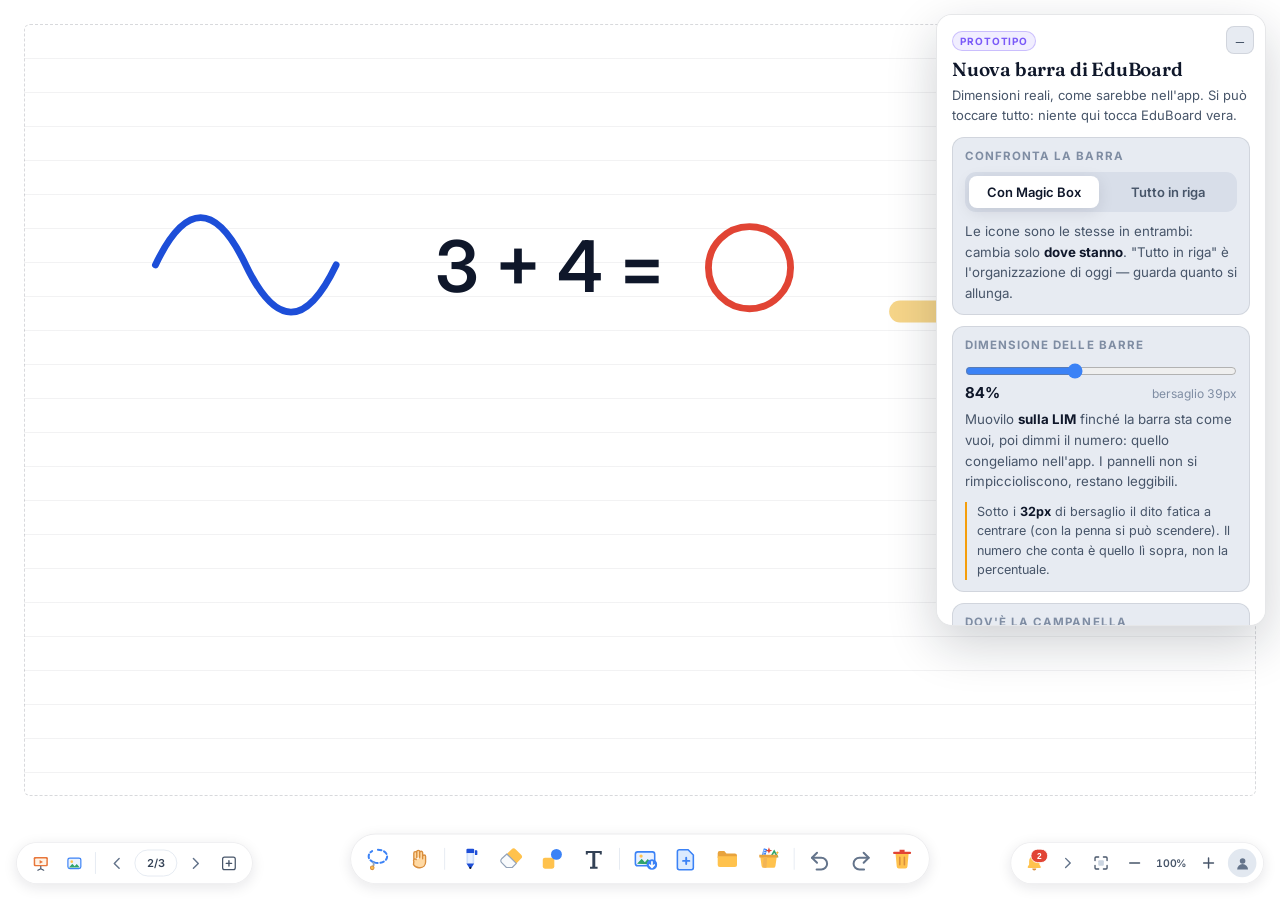
<file: barra-nuova.html>
<!doctype html>
<html lang="it">
<head>
<meta charset="utf-8">
<meta name="viewport" content="width=device-width,initial-scale=1,viewport-fit=cover">
<meta name="robots" content="noindex">
<title>Nuova Barra EduBoard — prototipo</title>
</head>
<body>
<link rel="preconnect" href="https://fonts.googleapis.com">
<link rel="preconnect" href="https://fonts.gstatic.com" crossorigin>
<link rel="stylesheet" href="https://fonts.googleapis.com/css2?family=Fraunces:opsz,wght@9..144,500;9..144,600&family=Inter:wght@400;500;600;700&display=swap">

<style>
:root{
  --ground:#e7ebf2; --ground-2:#d8dee9;
  --ink:#0f172a; --ink-2:#475569; --ink-3:#7f8da3;
  --card:#ffffff; --card-line:rgba(15,23,42,.10);
  --bar:rgba(255,255,255,.97); --bar-line:rgba(15,23,42,.08);
  --accent:#3b82f6; --accent-soft:rgba(59,130,246,.15); --accent-line:rgba(59,130,246,.40);
  --shadow:0 4px 16px rgba(15,23,42,.10);
  --shadow-lg:0 18px 50px rgba(15,23,42,.20);
  --bench:#7a5af8; --bench-soft:rgba(122,90,248,.10);
  --board:#ffffff; --board-line:rgba(15,23,42,.12);
}
@media (prefers-color-scheme:dark){
  :root:not([data-theme="light"]){
    --ground:#0d1526; --ground-2:#080e1b;
    --ink:#e9eef7; --ink-2:#a8b5c9; --ink-3:#8494ab;
    --card:#131d31; --card-line:rgba(148,163,184,.18);
    --shadow:0 4px 18px rgba(0,0,0,.45);
    --shadow-lg:0 20px 55px rgba(0,0,0,.55);
    --bench-soft:rgba(122,90,248,.16);
    --board:#f7f9fc; --board-line:rgba(15,23,42,.14);
  }
}
:root[data-theme="dark"]{
  --ground:#0d1526; --ground-2:#080e1b;
  --ink:#e9eef7; --ink-2:#a8b5c9; --ink-3:#8494ab;
  --card:#131d31; --card-line:rgba(148,163,184,.18);
  --shadow:0 4px 18px rgba(0,0,0,.45);
  --shadow-lg:0 20px 55px rgba(0,0,0,.55);
  --bench-soft:rgba(122,90,248,.16);
  --board:#f7f9fc; --board-line:rgba(15,23,42,.14);
}

*{box-sizing:border-box}
body{
  margin:0; background:var(--board); color:var(--ink);
  font-family:Inter,system-ui,-apple-system,"Segoe UI",sans-serif;
  overflow:hidden;
}
.wrap{display:block}

/* ---------- lavagna a piena pagina: dimensioni vere, come nell'app ---------- */
.stage{
  position:fixed; inset:0; background:var(--board); overflow:hidden;
}
.stage-paper{
  position:absolute; inset:24px 24px 104px; border:1px dashed rgba(15,23,42,.16);
  border-radius:6px; background:
    repeating-linear-gradient(to bottom,transparent 0 33px,rgba(15,23,42,.055) 33px 34px);
}
.stage-scribble{position:absolute; inset:24px 24px 104px; pointer-events:none}
.stage-note{display:none}

/* ---------- pannello note del banco, richiudibile ---------- */
.bench-head{
  position:fixed; top:14px; right:14px; z-index:60; width:min(330px,calc(100vw - 28px));
  background:var(--card); border:1px solid var(--card-line); border-radius:16px;
  box-shadow:var(--shadow-lg); padding:14px 15px; max-height:min(68vh,660px); overflow-y:auto;
}
.bench-head h1{
  font-family:Fraunces,Georgia,serif; font-weight:600; font-size:19px;
  margin:6px 0 5px; letter-spacing:-.01em; padding-right:34px;
}
.bench-head p{margin:0 0 12px; color:var(--ink-2); font-size:13px; line-height:1.5}
.stamp{
  display:inline-block;
  font-size:10px; font-weight:700; letter-spacing:.09em; text-transform:uppercase;
  color:var(--bench); background:var(--bench-soft); border:1px solid rgba(122,90,248,.32);
  padding:3px 7px; border-radius:999px; white-space:nowrap;
}
#bench-toggle{
  position:absolute; top:11px; right:11px; width:28px; height:28px; border-radius:8px;
  border:1px solid var(--card-line); background:var(--ground); color:var(--ink-2);
  font-size:15px; line-height:1; cursor:pointer; z-index:2;
}
.bench-head.shut{width:auto; padding:8px 10px}
.bench-head.shut h1,.bench-head.shut p,.bench-head.shut .controls,.bench-head.shut .stamp{display:none}
.bench-head.shut #bench-toggle{position:static}

/* ---------- barra principale ---------- */
/* --ui scala SOLO le barre, non i pannelli: le barre devono occupare poco spazio
   sulla LIM, i pannelli devono restare leggibili. Stesso criterio di myViewBoard. */
.dock{
  position:absolute; left:50%; bottom:16px; transform:translateX(-50%) scale(var(--ui,1)); transform-origin:bottom center;
  display:flex; align-items:center; gap:3px; padding:6px 9px;
  background:var(--bar); border:1px solid var(--bar-line); border-radius:50px;
  box-shadow:var(--shadow); z-index:30; max-width:calc(100% - 32px);
}
.tb{
  width:46px; height:46px; flex-shrink:0; display:flex; align-items:center; justify-content:center;
  background:transparent; border:1px solid transparent; border-radius:12px; cursor:pointer;
  transition:background .16s,border-color .16s,transform .16s; padding:0;
}
.tb:hover{background:#f1f5f9; border-color:#e2e8f0}
.tb:active{transform:scale(.94)}
.tb.on{background:var(--accent-soft); border-color:var(--accent-line)}
.tb[hidden]{display:none}
.tb:focus-visible{outline:2px solid var(--accent); outline-offset:2px}
.tb svg{width:30px; height:30px; display:block; pointer-events:none}
.sep{width:1px; height:26px; background:#e2e8f0; margin:0 4px; flex-shrink:0}

/* presentazione attiva: si spegne il contorno della scena */
.stage.presenting .pagebar,.stage.presenting .corner{opacity:0; pointer-events:none}
.stage.presenting .stage-paper{inset:14px 14px 78px}
.pagebar,.corner{transition:opacity .25s}

/* ---------- barra pagine (in basso a sinistra) ---------- */
.pagebar{
  position:absolute; left:16px; bottom:16px; transform:scale(var(--ui,1)); transform-origin:bottom left;
  display:flex; align-items:center; gap:2px;
  padding:5px 9px; background:var(--bar); border:1px solid var(--bar-line);
  border-radius:50px; box-shadow:var(--shadow); z-index:28;
}
.pagebar .tb{width:38px; height:38px}
.pagebar .tb svg{width:21px; height:21px}
.pagechip{
  font:inherit; font-size:13px; font-weight:600; color:#334155; padding:7px 14px;
  border:1px solid #e2e8f0; border-radius:999px; font-variant-numeric:tabular-nums;
  background:#fff; cursor:pointer; transition:background .15s,border-color .15s;
}
.pagechip:hover{background:#f1f5f9; border-color:#cbd5e1}
.pagechip.on{background:var(--accent-soft); border-color:var(--accent-line); color:#1d4ed8}

/* pannello pagine: elenco verticale con anteprime */
.panel-pages{width:min(330px,calc(100% - 36px))}
.pagelist{display:flex; flex-direction:column; gap:5px}
.pagerow{
  display:flex; align-items:center; gap:8px; padding:7px 8px; border-radius:11px;
  border:1px solid transparent; background:#f6f8fb;
}
.pagerow.current{background:var(--accent-soft); border-color:var(--accent-line)}
.grip{color:#94a3b8; font-size:15px; cursor:grab; line-height:1; letter-spacing:-2px}
.thumb{
  width:56px; height:40px; border-radius:6px; background:#fff; border:1px solid #cbd5e1;
  flex-shrink:0; overflow:hidden; display:block;
}
.thumb svg{width:100%; height:100%; display:block}
.pagename{flex:1; font-size:13px; font-weight:500; color:#0f172a; min-width:0}
.pagename em{font-style:normal; color:#64748b; font-size:11.6px}
.rowbtn{
  width:30px; height:30px; border:none; background:transparent; border-radius:8px;
  cursor:pointer; color:#64748b; font-size:16px; line-height:1; flex-shrink:0;
  display:flex; align-items:center; justify-content:center; padding:0;
}
.rowbtn svg{width:19px; height:19px}
.rowbtn:hover{background:rgba(15,23,42,.07)}
.addpagebtn{
  margin-top:10px; width:100%; display:flex; align-items:center; justify-content:center; gap:8px;
  padding:10px; border-radius:11px; border:1.5px dashed #cbd5e1; background:#fff;
  font:inherit; font-size:13px; font-weight:600; color:#475569; cursor:pointer;
}
.addpagebtn svg{width:19px; height:19px}
.addpagebtn:hover{border-color:var(--accent); color:var(--accent)}

/* ---------- angolo zoom + account ---------- */
.corner{
  position:absolute; right:16px; bottom:16px; transform:scale(var(--ui,1)); transform-origin:bottom right;
  display:flex; align-items:center; gap:2px;
  padding:5px 8px; background:var(--bar); border:1px solid var(--bar-line);
  border-radius:50px; box-shadow:var(--shadow); z-index:28;
}
.corner .tb{width:38px; height:38px}
.corner .tb svg{width:20px; height:20px}
.zoomgroup{display:flex; align-items:center; gap:2px; overflow:hidden; transition:max-width .28s ease,opacity .2s ease; max-width:260px}
.corner.folded .zoomgroup{max-width:0; opacity:0}
.zoomval{font-size:12.5px; font-weight:600; color:var(--ink-2); min-width:46px; text-align:center; font-variant-numeric:tabular-nums}
.avatar{
  width:34px; height:34px; border-radius:50%; background:#e2e8f0; color:#475569;
  display:flex; align-items:center; justify-content:center; flex-shrink:0; margin-left:2px;
}
.avatar svg{width:19px; height:19px}

/* ---------- pannelli che salgono ---------- */
.panel{
  position:absolute; bottom:78px; left:50%; transform:translateX(-50%) translateY(8px);
  background:#fff; border:1px solid rgba(15,23,42,.10); border-radius:18px;
  box-shadow:0 22px 60px rgba(15,23,42,.22); padding:16px 16px 14px; z-index:40;
  width:min(440px,calc(100% - 36px)); opacity:0; pointer-events:none;
  transition:opacity .18s ease,transform .18s ease; color:#0f172a;
  max-height:min(62vh,430px); overflow-y:auto;
}
.panel.open{opacity:1; pointer-events:auto; transform:translateX(-50%) translateY(0)}
.panel-head{display:flex; align-items:center; gap:9px; margin-bottom:13px}
.panel-head svg{width:22px; height:22px; flex-shrink:0}
.panel-head h3{margin:0; font-size:15.5px; font-weight:700; flex:1}
.x{
  width:30px; height:30px; border:none; background:transparent; border-radius:8px;
  color:#94a3b8; font-size:21px; line-height:1; cursor:pointer;
}
.x:hover{background:#f1f5f9; color:#0f172a}
.tray{background:#f6f8fb; border-radius:13px; padding:12px}
.tray+.tray{margin-top:10px}
.tray-title{font-size:11px; font-weight:700; letter-spacing:.08em; text-transform:uppercase; color:#64748b; margin-bottom:9px}
.row{display:flex; flex-wrap:wrap; gap:6px; align-items:center}
.pick{
  width:46px; height:46px; border-radius:12px; border:1px solid transparent; background:transparent;
  display:flex; align-items:center; justify-content:center; cursor:pointer; padding:0;
  transition:background .15s,border-color .15s;
}
.pick:hover{background:#e9eef6}
.pick.on{background:var(--accent-soft); border-color:var(--accent-line)}
.pick svg{width:29px; height:29px}
/* spessore punta: pillole grigie orizzontali — forma diversa dai colori, mai confondibili */
.nib{
  width:52px; height:38px; border-radius:10px; border:1px solid transparent; background:#eef2f7;
  cursor:pointer; display:flex; align-items:center; justify-content:center; padding:0;
}
.nib i{display:block; width:30px; border-radius:99px; background:#94a3b8}
.nib:hover{background:#e2e8f0}
.nib.on{background:#fff; border-color:var(--accent-line); box-shadow:0 1px 4px rgba(15,23,42,.10)}
.nib.on i{background:#475569}

/* colore: cerchio pieno con freccetta per aprire tutta la gamma */
.swatch{
  position:relative; width:34px; height:34px; border-radius:50%; border:2px solid transparent;
  cursor:pointer; padding:0; margin-top:7px;
}
.swatch.on{border-color:var(--accent); box-shadow:0 0 0 2px #fff inset}
.swatch b{
  position:absolute; left:50%; top:-9px; transform:translateX(-50%);
  width:15px; height:9px; display:block;
  background:no-repeat center/9px 6px url("data:image/svg+xml;utf8,<svg xmlns='http://www.w3.org/2000/svg' viewBox='0 0 10 7'><path d='M1 6l4-4 4 4' fill='none' stroke='%2364748b' stroke-width='1.8' stroke-linecap='round' stroke-linejoin='round'/></svg>");
}
.addcol{
  width:34px; height:34px; margin-top:7px; border-radius:50%; border:1.5px dashed #94a3b8;
  background:#fff; color:#475569; font-size:19px; line-height:1; cursor:pointer; padding:0;
}
.addcol:hover{border-color:var(--accent); color:var(--accent)}

/* pannello colori */
.panel-colors{width:min(310px,calc(100% - 36px))}
.colordot{width:20px; height:20px; border-radius:50%; background:#0f172a; flex-shrink:0; border:2px solid #fff; box-shadow:0 0 0 1.5px #cbd5e1}
.opacity{
  height:12px; border-radius:99px; position:relative;
  background:linear-gradient(90deg,rgba(225,68,52,0) 0%,#e14434 100%),
             repeating-conic-gradient(#e2e8f0 0 25%,#fff 0 50%) 0 0/10px 10px;
}
.opacity::after{content:""; position:absolute; right:2px; top:50%; width:18px; height:18px; margin-top:-9px; border-radius:50%; background:#fff; box-shadow:0 1px 5px rgba(15,23,42,.35)}
.grid{display:grid; grid-template-columns:repeat(5,1fr); gap:8px}
.grid button{width:100%; aspect-ratio:1; border-radius:50%; border:2.5px solid transparent; cursor:pointer; padding:0}
.grid button.on{border-color:var(--accent); box-shadow:0 0 0 2px #fff inset}
.gridfoot{display:flex; align-items:center; gap:10px; margin-top:11px; padding-top:11px; border-top:1px solid #e2e8f0}
.gridfoot span{font-size:12px; color:#64748b; line-height:1.4}
.plusbig{
  width:36px; height:36px; border-radius:10px; border:1.5px dashed #94a3b8; background:#fff;
  color:var(--accent); font-size:21px; line-height:1; cursor:pointer; flex-shrink:0; padding:0;
}
.plusbig:hover{border-color:var(--accent)}

/* sfondo staccato a sinistra + campanella */
.solo-btn{
  position:absolute; left:16px; bottom:72px; z-index:28; background:var(--bar);
  border:1px solid var(--bar-line); box-shadow:var(--shadow); border-radius:14px;
}
.solo-btn:hover{background:#f8fafc}
.bell-slot{position:relative}
.bell-slot::after{
  content:"2"; position:absolute; top:1px; right:1px; min-width:15px; height:15px;
  background:#e14434; color:#fff; font-size:10px; font-weight:700; line-height:15px;
  border-radius:99px; border:1.5px solid #fff; padding:0 2px;
}
.corner .bell-slot svg{width:23px; height:23px}

/* magic box: sezione con icone a fianco, come nel riferimento */
.mbsec{display:flex; gap:12px; align-items:flex-start; padding:11px; border-radius:13px; background:#f6f8fb}
.mbsec+.mbsec{margin-top:9px}
.mbsec-txt{flex:1; min-width:112px}
.mbsec-txt strong{display:block; font-size:14px; margin-bottom:2px}
.mbsec-txt span{font-size:12.2px; color:#64748b; line-height:1.45; display:block}
.mbsec-tools{display:flex; gap:4px; flex-wrap:wrap}

/* gestione file */
.filewrap{display:flex; gap:12px; align-items:flex-start; flex-wrap:wrap}
.filenav{display:flex; flex-direction:column; gap:2px; min-width:172px; flex:1}
.filenav button{
  display:flex; align-items:center; gap:9px; padding:9px 10px; border-radius:10px;
  border:none; background:transparent; cursor:pointer; font:inherit; font-size:13.5px;
  color:#0f172a; text-align:left; width:100%;
}
.filenav button:hover{background:#f1f5f9}
.filenav button.on{background:var(--accent-soft); font-weight:600}
.filenav svg{width:19px; height:19px; flex-shrink:0}
.filenav .gap{height:1px; background:#e2e8f0; margin:6px 4px}
.sources{display:flex; gap:7px; flex:1; min-width:180px}
.src{
  flex:1; border:1.5px solid #e2e8f0; border-radius:12px; padding:12px 8px; background:#fff;
  display:flex; flex-direction:column; align-items:center; gap:6px; cursor:pointer;
  font-size:12px; color:#475569; font-weight:500;
}
.src.on{border-color:var(--accent); background:var(--accent-soft); color:#1d4ed8}
.src svg{width:26px; height:26px}
.filenote{
  margin-top:10px; font-size:12.3px; line-height:1.5; color:#64748b;
  border-left:2px solid #fcd34d; padding-left:9px;
}

/* slider gomma */
.slider{flex:1; min-width:110px; height:7px; border-radius:99px; background:#e2e8f0; position:relative}
.slider::after{content:""; position:absolute; left:0; top:0; bottom:0; width:52%; border-radius:99px; background:var(--accent)}
.slider::before{content:""; position:absolute; left:52%; top:50%; width:17px; height:17px; margin:-8.5px 0 0 -8.5px; border-radius:50%; background:#fff; box-shadow:0 1px 4px rgba(15,23,42,.3)}

/* tooltip */
.tip{
  position:absolute; bottom:132px; left:50%; transform:translateX(-50%);
  background:#0f172a; color:#fff; font-size:12.5px; font-weight:500;
  padding:6px 11px; border-radius:9px; white-space:nowrap; z-index:45;
  opacity:0; transition:opacity .15s; pointer-events:none;
}
.tip.show{opacity:1}

/* ---------- pannello di controllo del banco ---------- */
.controls{display:flex; flex-direction:column; gap:11px}
.ctl{
  background:var(--ground); border:1px solid var(--card-line); border-radius:12px; padding:11px 12px;
}
.ctl h2{
  margin:0 0 9px; font-size:11.5px; font-weight:700; letter-spacing:.09em;
  text-transform:uppercase; color:var(--ink-3);
}
.ctl p{margin:0; font-size:13.3px; line-height:1.55; color:var(--ink-2)}
.ctl p+p{margin-top:8px}
.seg{display:flex; gap:4px; background:var(--ground-2); padding:4px; border-radius:11px}
.seg button{
  flex:1; border:none; background:transparent; font:inherit; font-size:13px; font-weight:600;
  color:var(--ink-2); padding:8px 6px; border-radius:8px; cursor:pointer;
}
.seg button.on{background:var(--card); color:var(--ink); box-shadow:var(--shadow)}
.uirange{width:100%; accent-color:var(--accent); margin:2px 0 4px}
.uiread{display:flex; align-items:baseline; justify-content:space-between; gap:8px}
.uiread b{font-size:15px; color:var(--ink); font-variant-numeric:tabular-nums}
.uiread span{font-size:12px; color:var(--ink-3); font-variant-numeric:tabular-nums}
.ctl ul{margin:0; padding-left:17px; font-size:13.3px; line-height:1.7; color:var(--ink-2)}
.ctl li+li{margin-top:3px}
.ctl b{color:var(--ink)}
.warn{
  font-size:12.6px; line-height:1.55; color:var(--ink-2);
  border-left:2px solid #f59e0b; padding-left:10px; margin-top:10px;
}
kbd{
  font:inherit; font-size:11.6px; font-weight:600; background:var(--ground-2);
  border:1px solid var(--card-line); border-radius:5px; padding:1px 6px; color:var(--ink);
}
@media (max-width:640px){
  .stage{height:auto; min-height:0; padding-bottom:0}
  .dock{position:static; transform:none; margin:0 auto; flex-wrap:wrap; justify-content:center; border-radius:24px}
  .stage-paper,.stage-scribble,.stage-note{display:none}
  .pagebar,.corner{position:static; margin:10px auto 0; justify-content:center}
  .stage{display:flex; flex-direction:column; gap:10px; padding:12px}
  .panel{position:fixed; bottom:12px; left:50%; width:min(440px,calc(100vw - 24px))}
  .tip{display:none}
}
@media (prefers-reduced-motion:reduce){*{transition:none!important}}
</style>

<svg width="0" height="0" style="position:absolute" aria-hidden="true">
<defs>
  <symbol id="ic-present" viewBox="0 0 24 24"><rect x="2.4" y="3.2" width="19.2" height="12.8" rx="1.8" fill="#e8763a"/><rect x="4.4" y="5.2" width="15.2" height="8.8" rx="1" fill="#fff3e6"/><path d="M10.4 7.4l4.6 2.6-4.6 2.6z" fill="#e8763a"/><path d="M12 16v3.2M8 21.2l4-2 4 2" fill="none" stroke="#475569" stroke-width="1.6" stroke-linecap="round" stroke-linejoin="round"/></symbol>
  <symbol id="ic-present-on" viewBox="0 0 24 24"><rect x="2.4" y="3.2" width="19.2" height="12.8" rx="1.8" fill="#3b82f6"/><rect x="4.4" y="5.2" width="15.2" height="8.8" rx="1" fill="#eaf2ff"/><path d="M10.4 7.4l4.6 2.6-4.6 2.6z" fill="#3b82f6"/><path d="M12 16v3.2M8 21.2l4-2 4 2" fill="none" stroke="#3b82f6" stroke-width="1.6" stroke-linecap="round" stroke-linejoin="round"/></symbol>
  <symbol id="ic-lasso" viewBox="0 0 24 24"><path d="M12 3.4c4.9 0 8.8 2.8 8.8 6.3 0 3.5-3.9 6.3-8.8 6.3-1.5 0-2.9-.26-4.1-.72" fill="none" stroke="#3b82f6" stroke-width="1.9" stroke-linecap="round" stroke-dasharray="3.4 2.6"/><path d="M7.9 15.28c-2.8-1.14-4.7-3.03-4.7-5.58 0-2.1 1.3-3.96 3.3-5.1" fill="none" stroke="#3b82f6" stroke-width="1.9" stroke-linecap="round" stroke-dasharray="3.4 2.6"/><path d="M7.6 15.4c.7 1.5.5 3.1-.5 4.3" fill="none" stroke="#94a3b8" stroke-width="1.7" stroke-linecap="round"/><circle cx="6.6" cy="20.6" r="1.7" fill="#ffc24d" stroke="#d98e3d" stroke-width="1"/></symbol>
  <symbol id="ic-laser" viewBox="0 0 24 24"><rect x="2.6" y="9.4" width="10.4" height="5.2" rx="2.6" fill="#475569" transform="rotate(-14 8 12)"/><rect x="3.4" y="10.6" width="3" height="2.8" rx="1.4" fill="#94a3b8" transform="rotate(-14 8 12)"/><circle cx="14.4" cy="10.2" r="2.1" fill="#e14434"/><path d="M17.4 9.2l4.2-1.4M17.8 11.4l3.6 1M16.6 7.4l2.8-3" fill="none" stroke="#e14434" stroke-width="1.7" stroke-linecap="round"/></symbol>
  <symbol id="ic-import" viewBox="0 0 24 24"><rect x="2.8" y="5.4" width="18.4" height="13.2" rx="2.2" fill="#eaf2ff" stroke="#3b82f6" stroke-width="1.5"/><path d="M4.4 16.8l4.4-4.8 3 3.2 2.8-2.9 4.8 5.1z" fill="#2fa36b"/><circle cx="8.2" cy="9.4" r="1.6" fill="#ffc24d"/><circle cx="18.6" cy="17.4" r="5" fill="#3b82f6"/><path d="M18.6 14.8v5.2M16.4 17.9l2.2 2.2 2.2-2.2" fill="none" stroke="#fff" stroke-width="1.6" stroke-linecap="round" stroke-linejoin="round"/></symbol>
  <symbol id="ic-bell" viewBox="0 0 24 24"><path d="M12 2.6a6.4 6.4 0 0 1 6.4 6.4v4.2l1.7 3a1 1 0 0 1-.87 1.5H4.77a1 1 0 0 1-.87-1.5l1.7-3V9A6.4 6.4 0 0 1 12 2.6z" fill="#ffc24d"/><path d="M9.5 18.4h5a2.5 2.5 0 0 1-5 0z" fill="#d98e3d"/><circle cx="18.4" cy="5.6" r="3.6" fill="#e14434"/></symbol>
  <symbol id="ic-movepage" viewBox="0 0 24 24"><path d="M3.4 9.4h13m0 0l-3.4-3.4M16.4 9.4L13 12.8" fill="none" stroke="#3b82f6" stroke-width="1.9" stroke-linecap="round" stroke-linejoin="round"/><path d="M20.6 14.6h-13m0 0l3.4-3.4M7.6 14.6L11 18" fill="none" stroke="#94a3b8" stroke-width="1.9" stroke-linecap="round" stroke-linejoin="round"/></symbol>
  <symbol id="ic-hand" viewBox="0 0 24 24"><path d="M7 12V6.6a1.4 1.4 0 0 1 2.8 0V11m0-.4V5.4a1.4 1.4 0 0 1 2.8 0V11m0-.6V6.2a1.4 1.4 0 0 1 2.8 0V12m0-2.2a1.4 1.4 0 0 1 2.8 0v5.3c0 3.1-2.2 5.4-5.3 5.4h-1c-2.6 0-4-1.1-5.2-3L7 14.4c-.6-1-.2-1.9.7-2.2.6-.2 1.2 0 1.6.6" fill="#ffd9a3" stroke="#d98e3d" stroke-width="1.3" stroke-linejoin="round" stroke-linecap="round"/></symbol>
  <symbol id="ic-pen" viewBox="0 0 24 24"><path d="M9.4 2.4h5.2a1.1 1.1 0 0 1 1.1 1.1v3.1H8.3V3.5a1.1 1.1 0 0 1 1.1-1.1z" fill="#1d4ed8"/><path d="M16.4 3.9h1.5a.8.8 0 0 1 .8.8v3a.8.8 0 0 1-.8.8h-1.5z" fill="#1d4ed8"/><path d="M8.3 6.6h7.4v9.8H8.3z" fill="#cfe0fb"/><path d="M9.9 6.6h4.2v9.8H9.9z" fill="#eaf2ff"/><path d="M8.3 16.4h7.4l-2.5 3.9a1.4 1.4 0 0 1-2.4 0z" fill="#1d4ed8"/><rect x="11" y="19.6" width="2" height="2.2" rx="1" fill="#0f172a"/></symbol>
  <symbol id="ic-pencil" viewBox="0 0 24 24"><path d="M8.6 3.6h6.8v11.2H8.6z" fill="#e8c07a"/><path d="M8.6 3.6h6.8v2.4H8.6z" fill="#f0a1a1"/><path d="M8.6 14.8h6.8L12.4 20a.5.5 0 0 1-.8 0z" fill="#f2dcb4"/><path d="M11 18.6h2l-.6 1.4a.5.5 0 0 1-.8 0z" fill="#334155"/></symbol>
  <symbol id="ic-crayon" viewBox="0 0 24 24"><rect x="7.6" y="6.2" width="8.8" height="14.2" rx="3" fill="#f07f6a"/><rect x="7.6" y="10.4" width="8.8" height="4.2" fill="#fbe3cd"/><path d="M12 2.8c2.3 1.4 3.6 2.8 4.4 4.4H7.6C8.4 5.6 9.7 4.2 12 2.8z" fill="#d9614c"/></symbol>
  <symbol id="ic-marker" viewBox="0 0 24 24"><rect x="7.4" y="3.4" width="9.2" height="9.4" rx="2.2" fill="#ffd93d"/><path d="M7.4 12.8h9.2v3.6H7.4z" fill="#e8b830"/><path d="M8.6 16.4h6.8v3.1a1.4 1.4 0 0 1-1.4 1.4h-4a1.4 1.4 0 0 1-1.4-1.4z" fill="#fff08a" stroke="#e8b830" stroke-width="1"/></symbol>
  <symbol id="ic-eraser" viewBox="0 0 24 24"><path d="M12.2 2.8a2.6 2.6 0 0 1 3.7 0l5.3 5.3a2.6 2.6 0 0 1 0 3.7l-4.6 4.6-9-9z" fill="#ffc24d"/><path d="M7.6 7.4l9 9-3.9 3.9H7.2l-4.6-4.6a2.6 2.6 0 0 1 0-3.7z" fill="#f8fafc" stroke="#94a3b8" stroke-width="1.1" stroke-linejoin="round"/></symbol>
  <symbol id="ic-eraser-lasso" viewBox="0 0 24 24"><circle cx="12" cy="12" r="9.2" fill="none" stroke="#3b82f6" stroke-width="1.7" stroke-dasharray="3 2.6"/><path d="M12.4 7.6a1.7 1.7 0 0 1 2.4 0l2.6 2.6a1.7 1.7 0 0 1 0 2.4l-3 3h-3.6l-2.4-2.4a1.7 1.7 0 0 1 0-2.4z" fill="#ffc24d"/><path d="M10.2 10.6l4.6 4.6-1.4 1.4h-3.6l-2.4-2.4z" fill="#f8fafc" stroke="#cbd5e1" stroke-width=".8"/></symbol>
  <symbol id="ic-eraser-stroke" viewBox="0 0 24 24"><path d="M3.4 8.6c2.6-3 5-3 7 0s4.4 3 7-.4" fill="none" stroke="#3b82f6" stroke-width="2" stroke-linecap="round"/><path d="M12.4 13.4a1.7 1.7 0 0 1 2.4 0l2.6 2.6a1.7 1.7 0 0 1 0 2.4l-2.2 2.2h-3.6l-2.2-2.2a1.7 1.7 0 0 1 0-2.4z" fill="#ffc24d"/><path d="M10.6 16.2l4.4 4.4h-3.4l-2.2-2.2z" fill="#f8fafc" stroke="#cbd5e1" stroke-width=".8"/></symbol>
  <symbol id="ic-trash" viewBox="0 0 24 24"><path d="M5.8 7.4h12.4l-1.1 12a2 2 0 0 1-2 1.8H8.9a2 2 0 0 1-2-1.8z" fill="#ffc24d"/><path d="M9.8 10.6v7M14.2 10.6v7" stroke="#d98e3d" stroke-width="1.5" stroke-linecap="round"/><path d="M4.4 6.4h15.2" stroke="#e14434" stroke-width="2" stroke-linecap="round"/><path d="M9.6 3.4h4.8v3h-4.8z" fill="#e14434"/></symbol>
  <symbol id="ic-shapes" viewBox="0 0 24 24"><rect x="2.6" y="11" width="11" height="10.4" rx="2" fill="#ffc24d"/><circle cx="15.6" cy="7.8" r="5.2" fill="#3b82f6"/></symbol>
  <symbol id="ic-text" viewBox="0 0 24 24"><path d="M4.4 4.6h15.2v3.4h-1.9V6.5h-4.3v13h2.2v1.9H8.4v-1.9h2.2v-13H6.3v1.5H4.4z" fill="#334155"/></symbol>
  <symbol id="ic-select" viewBox="0 0 24 24"><rect x="3.2" y="3.2" width="17.6" height="17.6" rx="2.6" fill="none" stroke="#3b82f6" stroke-width="1.7" stroke-dasharray="3.2 2.8"/><path d="M10 8.4l6.6 3.9-2.9.7-.8 2.9z" fill="#fff" stroke="#1e293b" stroke-width="1.2" stroke-linejoin="round"/></symbol>
  <symbol id="ic-bg" viewBox="0 0 24 24"><rect x="3.2" y="4.8" width="17.6" height="14.4" rx="2.6" fill="#eaf2ff" stroke="#3b82f6" stroke-width="1.6"/><circle cx="8.4" cy="9.6" r="1.8" fill="#ffc24d"/><path d="M4.6 17.6l4.6-5.2 3.2 3.4 2.8-3 4.2 4.8z" fill="#2fa36b"/></symbol>
  <symbol id="ic-folder" viewBox="0 0 24 24"><path d="M2.8 6.6a2 2 0 0 1 2-2h4.3l2 2.4h8.1a2 2 0 0 1 2 2v2.2H2.8z" fill="#e8a33d"/><path d="M2.8 9.6h18.4v8.2a2 2 0 0 1-2 2H4.8a2 2 0 0 1-2-2z" fill="#ffc24d"/></symbol>
  <symbol id="ic-magic" viewBox="0 0 24 24"><g transform="rotate(16 9 9)"><rect x="5.6" y="2.6" width="3.4" height="9" rx=".7" fill="#3b82f6"/><g stroke="#dbeafe" stroke-width=".9" stroke-linecap="round"><path d="M6.3 4.4h1.2M6.3 6.2h1.9M6.3 8h1.2M6.3 9.8h1.9"/></g></g><path d="M17.4 3.2l4.2 7.3h-8.4z" fill="#2fa36b"/><path d="M17.4 6.2l2.5 4.3h-5z" fill="#eafaf1"/><path d="M4.2 10.2h15.6l-1.2 8.6a2 2 0 0 1-2 1.8H7.4a2 2 0 0 1-2-1.8z" fill="#ffc24d"/><path d="M3.2 8.2h17.6v2.6H3.2z" fill="#e8a33d"/><path d="M7.4 10.2h3.4l-.8 10.4h-1.4a2 2 0 0 1-2-1.8z" fill="#f2b455"/><path d="M12.4 1l.85 2.3 2.3.85-2.3.85-.85 2.3-.85-2.3L9.25 4.15l2.3-.85z" fill="#e14434"/><path d="M20.4 4.6l.45 1.25 1.25.45-1.25.45-.45 1.25-.45-1.25L18.7 6.3l1.25-.45z" fill="#f0b429"/></symbol>
  <symbol id="ic-undo" viewBox="0 0 24 24"><path d="M9.4 6.2L4.6 11l4.8 4.8" fill="none" stroke="#64748b" stroke-width="1.9" stroke-linecap="round" stroke-linejoin="round"/><path d="M4.6 11h8.8a5.6 5.6 0 0 1 0 11.2H9" fill="none" stroke="#64748b" stroke-width="1.9" stroke-linecap="round"/></symbol>
  <symbol id="ic-redo" viewBox="0 0 24 24"><path d="M14.6 6.2L19.4 11l-4.8 4.8" fill="none" stroke="#64748b" stroke-width="1.9" stroke-linecap="round" stroke-linejoin="round"/><path d="M19.4 11h-8.8a5.6 5.6 0 0 0 0 11.2H15" fill="none" stroke="#64748b" stroke-width="1.9" stroke-linecap="round"/></symbol>
  <symbol id="ic-ruler" viewBox="0 0 24 24"><rect x="1.8" y="7.6" width="20.4" height="8.8" rx="1.6" fill="#3b82f6" transform="rotate(-12 12 12)"/><g stroke="#dbeafe" stroke-width="1.3" stroke-linecap="round"><path d="M5.6 9.1v2.6M9.1 8.3v3.8M12.6 7.6v2.6M16.1 6.8v3.8M19.6 6.1v2.6"/></g></symbol>
  <symbol id="ic-protractor" viewBox="0 0 24 24"><path d="M2.6 18.2a9.4 9.4 0 0 1 18.8 0z" fill="#ffc24d"/><path d="M7.6 18.2a4.4 4.4 0 0 1 8.8 0z" fill="#fff"/><path d="M2.6 18.2h18.8" stroke="#d98e3d" stroke-width="1.5"/><g stroke="#d98e3d" stroke-width="1.1" stroke-linecap="round"><path d="M5.2 13.6l1.4 1M12 8.8v1.8M18.8 13.6l-1.4 1"/></g></symbol>
  <symbol id="ic-web" viewBox="0 0 24 24"><circle cx="11" cy="11" r="8.2" fill="#3b82f6"/><path d="M2.8 11h16.4M11 2.8c4.4 4.6 4.4 11.8 0 16.4M11 2.8c-4.4 4.6-4.4 11.8 0 16.4" fill="none" stroke="#dbeafe" stroke-width="1.3"/><path d="M14.6 16.4l6.6 3.4-6.6 3.4z" fill="#e8763a" stroke="#fff" stroke-width="1.1" stroke-linejoin="round"/></symbol>
  <symbol id="ic-link" viewBox="0 0 24 24"><path d="M10 14a4.6 4.6 0 0 1 0-6.5l3.2-3.2a4.6 4.6 0 0 1 6.5 6.5l-1.7 1.7" fill="none" stroke="#3b82f6" stroke-width="2.4" stroke-linecap="round"/><path d="M14 10a4.6 4.6 0 0 1 0 6.5l-3.2 3.2a4.6 4.6 0 0 1-6.5-6.5L6 11.5" fill="none" stroke="#e8763a" stroke-width="2.4" stroke-linecap="round"/></symbol>
  <symbol id="ic-capture" viewBox="0 0 24 24"><g stroke="#3b82f6" stroke-width="1.8" stroke-linecap="round" fill="none"><path d="M2.6 7.6V4.4a1.8 1.8 0 0 1 1.8-1.8h3.2M21.4 7.6V4.4a1.8 1.8 0 0 0-1.8-1.8h-3.2M2.6 16.4v3.2a1.8 1.8 0 0 0 1.8 1.8h3.2M21.4 16.4v3.2a1.8 1.8 0 0 1-1.8 1.8h-3.2"/></g><rect x="6.4" y="8.4" width="11.2" height="7.6" rx="1.8" fill="#3b82f6"/><circle cx="12" cy="12.2" r="2.3" fill="#dbeafe"/></symbol>
  <symbol id="ic-timer" viewBox="0 0 24 24"><circle cx="12" cy="13.6" r="8" fill="#ffc24d"/><circle cx="12" cy="13.6" r="5.6" fill="#fff8e8"/><path d="M12 10.2v3.4l2.2 1.6" fill="none" stroke="#d98e3d" stroke-width="1.7" stroke-linecap="round" stroke-linejoin="round"/><rect x="9.8" y="1.8" width="4.4" height="2.6" rx="1.1" fill="#e14434"/><rect x="11" y="4" width="2" height="2" fill="#e14434"/></symbol>
  <symbol id="ic-focus" viewBox="0 0 24 24"><rect x="2.4" y="3.6" width="19.2" height="16.8" rx="2.4" fill="#1e293b"/><circle cx="12" cy="12" r="7.4" fill="#ffe9a8" opacity=".3"/><circle cx="12" cy="12" r="4.8" fill="#ffe9a8"/></symbol>
  <symbol id="ic-curtain" viewBox="0 0 24 24"><rect x="2.4" y="3.2" width="19.2" height="3" rx="1.2" fill="#475569"/><path d="M3.6 6.2h16.8v7.6H3.6z" fill="#3b82f6"/><path d="M3.6 13.8h16.8l-2.1 2.1H5.7z" fill="#1d4ed8"/><path d="M12 16.4v3.4" stroke="#475569" stroke-width="1.5" stroke-linecap="round"/><circle cx="12" cy="20.4" r="1.4" fill="#475569"/></symbol>
  <symbol id="ic-new" viewBox="0 0 24 24"><path d="M5.4 3.4h8.4l5 5v12.2a1.8 1.8 0 0 1-1.8 1.8H5.4a1.8 1.8 0 0 1-1.8-1.8V5.2a1.8 1.8 0 0 1 1.8-1.8z" fill="#dbeafe" stroke="#3b82f6" stroke-width="1.5"/><path d="M12 11v6M9 14h6" stroke="#3b82f6" stroke-width="1.8" stroke-linecap="round"/></symbol>
  <symbol id="ic-open" viewBox="0 0 24 24"><path d="M2.8 6.6a2 2 0 0 1 2-2h4.3l2 2.4h8.1a2 2 0 0 1 2 2v2.2H2.8z" fill="#e8a33d"/><path d="M2.8 9.6h18.4v8.2a2 2 0 0 1-2 2H4.8a2 2 0 0 1-2-2z" fill="#ffc24d"/></symbol>
  <symbol id="ic-save" viewBox="0 0 24 24"><path d="M4.4 3.6h12.2l3.8 3.8v13a1.6 1.6 0 0 1-1.6 1.6H4.4a1.6 1.6 0 0 1-1.6-1.6V5.2a1.6 1.6 0 0 1 1.6-1.6z" fill="#3b82f6"/><rect x="7" y="3.6" width="8" height="6" rx=".8" fill="#dbeafe"/><rect x="6.4" y="13" width="11.2" height="6.6" rx="1" fill="#fff"/></symbol>
  <symbol id="ic-print" viewBox="0 0 24 24"><rect x="6" y="2.8" width="12" height="5.4" fill="#dbeafe" stroke="#3b82f6" stroke-width="1.3"/><rect x="2.8" y="8.2" width="18.4" height="8" rx="1.8" fill="#3b82f6"/><rect x="6" y="14" width="12" height="7.2" fill="#fff" stroke="#3b82f6" stroke-width="1.3"/><circle cx="18" cy="11.4" r="1.1" fill="#dbeafe"/></symbol>
  <symbol id="ic-export" viewBox="0 0 24 24"><path d="M4.4 9.4v9.4a1.8 1.8 0 0 0 1.8 1.8h11.6a1.8 1.8 0 0 0 1.8-1.8V9.4" fill="none" stroke="#3b82f6" stroke-width="1.8" stroke-linecap="round"/><path d="M12 15V3.4M7.8 7.2L12 3l4.2 4.2" fill="none" stroke="#e8763a" stroke-width="1.8" stroke-linecap="round" stroke-linejoin="round"/></symbol>
  <symbol id="ic-drive" viewBox="0 0 24 24"><path d="M8.6 2.8h6.8l6.4 11.1h-6.8z" fill="#ffc24d"/><path d="M2.2 13.9L8.6 2.8l3.4 5.9-6.4 11.1z" fill="#2fa36b"/><path d="M5.6 19.8l3.4-5.9h12.8l-3.4 5.9z" fill="#3b82f6"/></symbol>
  <symbol id="ic-disk" viewBox="0 0 24 24"><rect x="2.4" y="7.4" width="19.2" height="9.2" rx="2.6" fill="#cbd5e1" stroke="#64748b" stroke-width="1.3"/><circle cx="17.4" cy="12" r="1.5" fill="#475569"/><path d="M5.4 10.4h6" stroke="#64748b" stroke-width="1.4" stroke-linecap="round"/></symbol>
  <symbol id="ic-qr" viewBox="0 0 24 24"><g fill="#334155"><rect x="3" y="3" width="7" height="7" rx="1.2"/><rect x="14" y="3" width="7" height="7" rx="1.2"/><rect x="3" y="14" width="7" height="7" rx="1.2"/></g><g fill="#fff"><rect x="5" y="5" width="3" height="3"/><rect x="16" y="5" width="3" height="3"/><rect x="5" y="16" width="3" height="3"/></g><g fill="#3b82f6"><rect x="14" y="14" width="3" height="3"/><rect x="18" y="18" width="3" height="3"/><rect x="14" y="19" width="2" height="2"/><rect x="19" y="14" width="2" height="2"/></g></symbol>
  <symbol id="ic-chevron-l" viewBox="0 0 24 24"><path d="M14.6 5.4L8 12l6.6 6.6" fill="none" stroke="#64748b" stroke-width="2" stroke-linecap="round" stroke-linejoin="round"/></symbol>
  <symbol id="ic-chevron-r" viewBox="0 0 24 24"><path d="M9.4 5.4L16 12l-6.6 6.6" fill="none" stroke="#64748b" stroke-width="2" stroke-linecap="round" stroke-linejoin="round"/></symbol>
  <symbol id="ic-minus" viewBox="0 0 24 24"><path d="M5 12h14" stroke="#475569" stroke-width="2.1" stroke-linecap="round"/></symbol>
  <symbol id="ic-plus" viewBox="0 0 24 24"><path d="M5 12h14M12 5v14" stroke="#475569" stroke-width="2.1" stroke-linecap="round"/></symbol>
  <symbol id="ic-fit" viewBox="0 0 24 24"><g stroke="#475569" stroke-width="1.9" stroke-linecap="round" fill="none"><path d="M3.4 8.6V4.8a1.4 1.4 0 0 1 1.4-1.4h3.8M20.6 8.6V4.8a1.4 1.4 0 0 0-1.4-1.4h-3.8M3.4 15.4v3.8a1.4 1.4 0 0 0 1.4 1.4h3.8M20.6 15.4v3.8a1.4 1.4 0 0 1-1.4 1.4h-3.8"/></g><rect x="8" y="8" width="8" height="8" rx="1.4" fill="#cbd5e1"/></symbol>
  <symbol id="ic-user" viewBox="0 0 24 24"><circle cx="12" cy="8.4" r="4.2" fill="#64748b"/><path d="M3.8 21.2a8.2 8.2 0 0 1 16.4 0z" fill="#64748b"/></symbol>
  <symbol id="ic-pages" viewBox="0 0 24 24"><rect x="3" y="3" width="8" height="8" rx="1.4" fill="#3b82f6"/><rect x="13" y="3" width="8" height="8" rx="1.4" fill="#93c5fd"/><rect x="3" y="13" width="8" height="8" rx="1.4" fill="#93c5fd"/><rect x="13" y="13" width="8" height="8" rx="1.4" fill="#3b82f6"/></symbol>
  <symbol id="ic-addpage" viewBox="0 0 24 24"><rect x="3.4" y="3.4" width="17.2" height="17.2" rx="2.6" fill="none" stroke="#475569" stroke-width="1.7"/><path d="M12 8.4v7.2M8.4 12h7.2" stroke="#475569" stroke-width="1.9" stroke-linecap="round"/></symbol>
</defs>
</svg>

<div class="wrap">

  <div class="stage" id="stage">
    <div class="stage-note">Area lavagna (simulata)</div>
    <div class="stage-paper"></div>
    <svg class="stage-scribble" viewBox="0 0 900 400" preserveAspectRatio="xMidYMid meet" aria-hidden="true">
      <path d="M96 176c22-46 44-46 66 0s44 46 66 0" fill="none" stroke="#1d4ed8" stroke-width="5" stroke-linecap="round"/>
      <text x="300" y="196" font-family="Inter,sans-serif" font-size="52" font-weight="600" fill="#0f172a">3 + 4 =</text>
      <circle cx="530" cy="178" r="30" fill="none" stroke="#e14434" stroke-width="5"/>
      <path d="M640 210h150" stroke="#f0b429" stroke-width="16" stroke-linecap="round" opacity=".55"/>
    </svg>

    <!-- barra pagine -->
    <div class="pagebar">
      <button class="tb" id="btn-present" data-tip="Presentazione — schermo intero, i comandi restano"><svg><use href="#ic-present" id="present-use"/></svg></button>
      <button class="tb" data-panel="bg" data-tip="Sfondo della pagina"><svg><use href="#ic-bg"/></svg></button>
      <div class="sep"></div>
      <button class="tb" data-tip="Pagina precedente"><svg><use href="#ic-chevron-l"/></svg></button>
      <button class="pagechip" data-panel="pages" data-tip="Tutte le pagine — riordina, elimina, sposta">2/3</button>
      <button class="tb" data-tip="Pagina successiva"><svg><use href="#ic-chevron-r"/></svg></button>
      <button class="tb" data-tip="Nuova pagina"><svg><use href="#ic-addpage"/></svg></button>
    </div>

    <!-- barra principale -->
    <div class="dock" id="dock">
      <button class="tb" data-tip="Lazo — seleziona e sposta"><svg><use href="#ic-lasso"/></svg></button>
      <button class="tb" data-tip="Mano — sposta la lavagna"><svg><use href="#ic-hand"/></svg></button>
      <div class="sep"></div>
      <button class="tb on" data-panel="pen" data-tip="Penna, matita, pastello, evidenziatore, laser"><svg><use href="#ic-pen"/></svg></button>
      <button class="tb" data-panel="eraser" data-tip="Gomma — area, lazo, tratto intero"><svg><use href="#ic-eraser"/></svg></button>
      <button class="tb" data-panel="shapes" data-tip="Forme"><svg><use href="#ic-shapes"/></svg></button>
      <button class="tb" data-tip="Testo"><svg><use href="#ic-text"/></svg></button>
      <div class="sep"></div>
      <button class="tb" data-tip="Importa immagine o PDF"><svg><use href="#ic-import"/></svg></button>
      <button class="tb" data-tip="Crea una nuova lavagna"><svg><use href="#ic-new"/></svg></button>
      <button class="tb" data-panel="file" data-tip="Gestione File — apri, salva, esporta, stampa"><svg><use href="#ic-folder"/></svg></button>
      <button class="tb" data-panel="magic" data-tip="Magic Box — righello, timer, web e altro"><svg><use href="#ic-magic"/></svg></button>
      <button class="tb bell-slot" id="bell-dock" data-tip="Foto ricevute dal telefono" hidden><svg><use href="#ic-bell"/></svg></button>

      <!-- versione "come oggi": gli strumenti del Magic Box sparsi in riga -->
      <span class="legacy-only" hidden>
        <button class="tb" data-tip="Sfondo della pagina"><svg><use href="#ic-bg"/></svg></button>
        <button class="tb" data-tip="Righello"><svg><use href="#ic-ruler"/></svg></button>
        <button class="tb" data-tip="Goniometro"><svg><use href="#ic-protractor"/></svg></button>
        <button class="tb" data-tip="Incorpora pagina web"><svg><use href="#ic-web"/></svg></button>
        <button class="tb" data-tip="Link"><svg><use href="#ic-link"/></svg></button>
        <button class="tb" data-tip="Cattura"><svg><use href="#ic-capture"/></svg></button>
        <button class="tb" data-tip="Timer"><svg><use href="#ic-timer"/></svg></button>
        <button class="tb" data-tip="Focus"><svg><use href="#ic-focus"/></svg></button>
        <button class="tb" data-tip="Tendina"><svg><use href="#ic-curtain"/></svg></button>
      </span>

      <div class="sep"></div>
      <button class="tb" data-tip="Annulla"><svg><use href="#ic-undo"/></svg></button>
      <button class="tb" data-tip="Ripeti"><svg><use href="#ic-redo"/></svg></button>
      <button class="tb" data-tip="Cancella tutto"><svg><use href="#ic-trash"/></svg></button>
    </div>

    <!-- angolo: campanella + zoom + account -->
    <div class="corner" id="corner">
      <button class="tb bell-slot" id="bell-corner" data-tip="Foto ricevute dal telefono"><svg><use href="#ic-bell"/></svg></button>
      <button class="tb" id="fold" data-tip="Nascondi lo zoom"><svg><use href="#ic-chevron-r" id="fold-use"/></svg></button>
      <div class="zoomgroup">
        <button class="tb" title="Adatta alla pagina"><svg><use href="#ic-fit"/></svg></button>
        <button class="tb" title="Riduci"><svg><use href="#ic-minus"/></svg></button>
        <span class="zoomval">100%</span>
        <button class="tb" title="Ingrandisci"><svg><use href="#ic-plus"/></svg></button>
      </div>
      <span class="avatar"><svg><use href="#ic-user"/></svg></span>
    </div>

    <div class="tip" id="tip"></div>

    <!-- PANNELLO PENNA -->
    <div class="panel" data-for="pen">
      <div class="panel-head"><svg><use href="#ic-pen"/></svg><h3>Strumenti di scrittura</h3><button class="x" data-close>&times;</button></div>
      <div class="tray">
        <div class="tray-title">Tipo di tratto</div>
        <div class="row">
          <button class="pick on" data-tip="Penna"><svg><use href="#ic-pen"/></svg></button>
          <button class="pick" data-tip="Matita HB"><svg><use href="#ic-pencil"/></svg></button>
          <button class="pick" data-tip="Pastello morbido"><svg><use href="#ic-crayon"/></svg></button>
          <button class="pick" data-tip="Evidenziatore"><svg><use href="#ic-marker"/></svg></button>
          <button class="pick" data-tip="Puntatore laser"><svg><use href="#ic-laser"/></svg></button>
        </div>
      </div>
      <div class="tray">
        <div class="tray-title">Spessore della punta</div>
        <div class="row">
          <button class="nib" data-tip="Sottile"><i style="height:3px"></i></button>
          <button class="nib on" data-tip="Media"><i style="height:6px"></i></button>
          <button class="nib" data-tip="Grossa"><i style="height:10px"></i></button>
          <button class="nib" data-tip="Molto grossa"><i style="height:15px"></i></button>
        </div>
      </div>
      <div class="tray">
        <div class="tray-title">Ultimi colori usati</div>
        <div class="row">
          <button class="swatch on" style="background:#0f172a" data-open-colors data-tip="Nero — tocca la freccetta per tutta la gamma"><b></b></button>
          <button class="swatch" style="background:#e14434" data-open-colors data-tip="Rosso"><b></b></button>
          <button class="swatch" style="background:#1d4ed8" data-open-colors data-tip="Blu"><b></b></button>
          <button class="swatch" style="background:#2fa36b" data-open-colors data-tip="Verde"><b></b></button>
          <button class="addcol" data-open-colors data-tip="Scegli un altro colore">+</button>
        </div>
      </div>
    </div>

    <!-- PANNELLO COLORI (si apre dalla freccetta di un colore o dal +) -->
    <div class="panel panel-colors" data-for="colors">
      <div class="panel-head"><span class="colordot" id="colordot"></span><h3>Colore del tratto</h3><button class="x" data-close>&times;</button></div>
      <div class="tray">
        <div class="tray-title">Opacità</div>
        <div class="opacity"></div>
      </div>
      <div class="tray">
        <div class="tray-title">Tutta la gamma</div>
        <div class="grid" id="colorgrid"></div>
        <div class="gridfoot">
          <button class="plusbig" id="btn-custom">+</button>
          <span>Colore personalizzato con HEX e contagocce</span>
        </div>
      </div>
    </div>

    <!-- PANNELLO PAGINE (si apre dal contatore 2/3) -->
    <div class="panel panel-pages" data-for="pages">
      <div class="panel-head"><svg><use href="#ic-pages"/></svg><h3>Pagine della lezione</h3><button class="x" data-close>&times;</button></div>
      <div class="pagelist" id="pagelist">
        <div class="pagerow">
          <span class="grip" data-tip="Trascina per riordinare">⠿</span>
          <span class="thumb"><svg viewBox="0 0 60 42"><path d="M10 26c4-8 8-8 12 0" fill="none" stroke="#1d4ed8" stroke-width="2.4" stroke-linecap="round"/><path d="M30 14h20" stroke="#0f172a" stroke-width="2.4" stroke-linecap="round"/></svg></span>
          <span class="pagename">Pagina 1</span>
          <button class="rowbtn" data-tip="Elimina pagina"><svg><use href="#ic-trash"/></svg></button>
          <button class="rowbtn dots" data-tip="Copia o sposta in un'altra lezione">⋮</button>
        </div>
        <div class="pagerow current">
          <span class="grip" data-tip="Trascina per riordinare">⠿</span>
          <span class="thumb"><svg viewBox="0 0 60 42"><text x="8" y="27" font-family="Inter,sans-serif" font-size="15" font-weight="600" fill="#0f172a">3+4=</text><circle cx="48" cy="21" r="7" fill="none" stroke="#e14434" stroke-width="2.2"/></svg></span>
          <span class="pagename">Pagina 2 <em>— sei qui</em></span>
          <button class="rowbtn" data-tip="Elimina pagina"><svg><use href="#ic-trash"/></svg></button>
          <button class="rowbtn dots" data-tip="Copia o sposta in un'altra lezione">⋮</button>
        </div>
        <div class="pagerow">
          <span class="grip" data-tip="Trascina per riordinare">⠿</span>
          <span class="thumb"><svg viewBox="0 0 60 42"><rect x="9" y="10" width="20" height="14" rx="2" fill="#dbeafe" stroke="#3b82f6" stroke-width="1.5"/><path d="M34 16h18M34 24h12" stroke="#94a3b8" stroke-width="2.2" stroke-linecap="round"/></svg></span>
          <span class="pagename">Pagina 3</span>
          <button class="rowbtn" data-tip="Elimina pagina"><svg><use href="#ic-trash"/></svg></button>
          <button class="rowbtn dots" data-tip="Copia o sposta in un'altra lezione">⋮</button>
        </div>
      </div>
      <button class="addpagebtn"><svg><use href="#ic-addpage"/></svg>Aggiungi una pagina</button>
    </div>

    <!-- PANNELLO GOMMA -->
    <div class="panel" data-for="eraser">
      <div class="panel-head"><svg><use href="#ic-eraser"/></svg><h3>Gomma</h3><button class="x" data-close>&times;</button></div>
      <div class="tray">
        <div class="tray-title">Modo</div>
        <div class="row">
          <button class="pick on" title="Cancella area"><svg><use href="#ic-eraser"/></svg></button>
          <button class="pick" title="Gomma di selezione (lazo) — NUOVA"><svg><use href="#ic-eraser-lasso"/></svg></button>
          <button class="pick" title="Cancella tratto intero"><svg><use href="#ic-eraser-stroke"/></svg></button>
          <button class="pick" title="Cancella tutto"><svg><use href="#ic-trash"/></svg></button>
          <div class="sep"></div>
          <div class="slider"></div>
        </div>
      </div>
      <p style="margin:10px 0 0; font-size:12.6px; line-height:1.55; color:#64748b; border-left:2px solid #7a5af8; padding-left:9px">
        La seconda icona è il <b>lazo della gomma</b> che manca oggi: cerchi una zona a mano libera e sparisce solo quello che c'è dentro.
      </p>
    </div>

    <!-- PANNELLO FORME -->
    <div class="panel" data-for="shapes">
      <div class="panel-head"><svg><use href="#ic-shapes"/></svg><h3>Forme</h3><button class="x" data-close>&times;</button></div>
      <div class="tray">
        <div class="row">
          <button class="pick on"><svg viewBox="0 0 24 24"><path d="M4 20L20 4" stroke="#334155" stroke-width="2.2" stroke-linecap="round"/></svg></button>
          <button class="pick"><svg viewBox="0 0 24 24"><rect x="3.4" y="5.4" width="17.2" height="13.2" rx="1.6" fill="#ffc24d"/></svg></button>
          <button class="pick"><svg viewBox="0 0 24 24"><circle cx="12" cy="12" r="8.4" fill="#3b82f6"/></svg></button>
          <button class="pick"><svg viewBox="0 0 24 24"><path d="M12 3.6l8.6 16.8H3.4z" fill="#2fa36b"/></svg></button>
          <button class="pick"><svg viewBox="0 0 24 24"><path d="M3.6 12h12m0 0l-4.6-4.6M15.6 12L11 16.6" stroke="#e8763a" stroke-width="2.2" stroke-linecap="round" stroke-linejoin="round" fill="none"/></svg></button>
          <button class="pick"><svg viewBox="0 0 24 24"><path d="M12 3l2.6 5.8 6.4.7-4.8 4.3 1.4 6.2L12 16.9 6.4 20l1.4-6.2L3 9.5l6.4-.7z" fill="#f0b429"/></svg></button>
        </div>
      </div>
    </div>

    <!-- PANNELLO SFONDO -->
    <div class="panel" data-for="bg">
      <div class="panel-head"><svg><use href="#ic-bg"/></svg><h3>Sfondo della pagina</h3><button class="x" data-close>&times;</button></div>
      <div class="tray">
        <div class="row">
          <button class="pick on" title="Bianco"><svg viewBox="0 0 24 24"><rect x="3" y="3" width="18" height="18" rx="2.4" fill="#fff" stroke="#cbd5e1" stroke-width="1.4"/></svg></button>
          <button class="pick" title="Righe"><svg viewBox="0 0 24 24"><rect x="3" y="3" width="18" height="18" rx="2.4" fill="#fff" stroke="#cbd5e1" stroke-width="1.4"/><g stroke="#93c5fd" stroke-width="1.3"><path d="M5.4 9h13.2M5.4 12.6h13.2M5.4 16.2h13.2"/></g></svg></button>
          <button class="pick" title="Quadretti"><svg viewBox="0 0 24 24"><rect x="3" y="3" width="18" height="18" rx="2.4" fill="#fff" stroke="#cbd5e1" stroke-width="1.4"/><g stroke="#93c5fd" stroke-width="1.1"><path d="M8.4 4v16M13.2 4v16M18 4v16M4 8.4h16M4 13.2h16M4 18h16"/></g></svg></button>
          <button class="pick" title="Pentagramma"><svg viewBox="0 0 24 24"><rect x="3" y="3" width="18" height="18" rx="2.4" fill="#fff" stroke="#cbd5e1" stroke-width="1.4"/><g stroke="#475569" stroke-width="1"><path d="M6 9h12M6 11h12M6 13h12M6 15h12"/></g></svg></button>
          <button class="pick" title="Dai tuoi sfondi su Drive"><svg><use href="#ic-drive"/></svg></button>
        </div>
      </div>
    </div>

    <!-- PANNELLO GESTIONE FILE -->
    <div class="panel" data-for="file" style="width:min(560px,calc(100% - 36px))">
      <div class="panel-head"><svg><use href="#ic-folder"/></svg><h3>Gestione File</h3><button class="x" data-close>&times;</button></div>
      <div class="filewrap">
        <div class="filenav">
          <button><svg><use href="#ic-new"/></svg>Crea nuova lavagna</button>
          <button class="on"><svg><use href="#ic-open"/></svg>Apri file</button>
          <div class="gap"></div>
          <button><svg><use href="#ic-save"/></svg>Salva una copia</button>
          <button><svg><use href="#ic-export"/></svg>Esporta PDF o immagine</button>
          <div class="gap"></div>
          <button><svg><use href="#ic-print"/></svg>Stampa</button>
          <button><svg><use href="#ic-qr"/></svg>Condividi con QR</button>
        </div>
        <div style="flex:1; min-width:190px">
          <div class="sources">
            <button class="src on"><svg><use href="#ic-disk"/></svg>Questo dispositivo</button>
            <button class="src"><svg><use href="#ic-drive"/></svg>Google Drive</button>
          </div>
          <div class="filenote">
            <b>Non tocca la libreria delle lezioni.</b> Il salvataggio automatico su Drive resta identico a oggi: questa cartella serve solo per aprire, esportare e stampare a mano.
          </div>
        </div>
      </div>
    </div>

    <!-- PANNELLO MAGIC BOX -->
    <div class="panel" data-for="magic" style="width:min(500px,calc(100% - 36px))">
      <div class="panel-head"><svg><use href="#ic-magic"/></svg><h3>Magic Box</h3><button class="x" data-close>&times;</button></div>

      <div class="mbsec">
        <div class="mbsec-txt"><strong>Strumenti geometrici</strong><span>Disegna dritto e misura gli angoli.</span></div>
        <div class="mbsec-tools">
          <button class="pick" data-tip="Righello"><svg><use href="#ic-ruler"/></svg></button>
          <button class="pick" data-tip="Goniometro"><svg><use href="#ic-protractor"/></svg></button>
        </div>
      </div>

      <div class="mbsec">
        <div class="mbsec-txt"><strong>Contenuti web</strong><span>Porta un sito o un video dentro la lezione.</span></div>
        <div class="mbsec-tools">
          <button class="pick" data-tip="Incorpora una pagina web"><svg><use href="#ic-web"/></svg></button>
          <button class="pick" data-tip="Link cliccabile"><svg><use href="#ic-link"/></svg></button>
          <button class="pick" data-tip="Cattura la lavagna come immagine"><svg><use href="#ic-capture"/></svg></button>
        </div>
      </div>

      <div class="mbsec">
        <div class="mbsec-txt"><strong>Strumenti per la lezione</strong><span>Gestisci tempo e attenzione della classe.</span></div>
        <div class="mbsec-tools">
          <button class="pick" data-tip="Timer — countdown o cronometro"><svg><use href="#ic-timer"/></svg></button>
          <button class="pick" data-tip="Focus — illumina solo un'area"><svg><use href="#ic-focus"/></svg></button>
          <button class="pick" data-tip="Tendina — copri e rivela"><svg><use href="#ic-curtain"/></svg></button>
        </div>
      </div>
    </div>
  </div>

  <div class="bench-head" id="bench">
    <button id="bench-toggle" title="Mostra o nascondi le note del banco">–</button>
    <span class="stamp">Prototipo</span>
    <h1>Nuova barra di EduBoard</h1>
    <p>Dimensioni reali, come sarebbe nell'app. Si può toccare tutto: niente qui tocca EduBoard vera.</p>

  <div class="controls">
    <div class="ctl">
      <h2>Confronta la barra</h2>
      <div class="seg" role="group" aria-label="Organizzazione della barra">
        <button id="seg-new" class="on">Con Magic Box</button>
        <button id="seg-old">Tutto in riga</button>
      </div>
      <p style="margin-top:9px">Le icone sono le stesse in entrambi: cambia solo <b>dove stanno</b>. "Tutto in riga" è l'organizzazione di oggi — guarda quanto si allunga.</p>
    </div>

    <div class="ctl">
      <h2>Dimensione delle barre</h2>
      <input type="range" id="ui-size" min="70" max="105" step="1" value="84" class="uirange">
      <div class="uiread"><b id="ui-val">84%</b><span id="ui-touch">bersaglio 39px</span></div>
      <p style="margin-top:7px">Muovilo <b>sulla LIM</b> finché la barra sta come vuoi, poi dimmi il numero: quello congeliamo nell'app. I pannelli non si rimpiccioliscono, restano leggibili.</p>
      <div class="warn">Sotto i <b>32px</b> di bersaglio il dito fatica a centrare (con la penna si può scendere). Il numero che conta è quello lì sopra, non la percentuale.</div>
    </div>

    <div class="ctl">
      <h2>Dov'è la campanella</h2>
      <div class="seg" role="group" aria-label="Posizione della campanella">
        <button id="bell-a" class="on">Con l'account</button>
        <button id="bell-b">Vicino al Magic Box</button>
      </div>
      <p style="margin-top:9px">La campanella è un <b>avviso</b>, non uno strumento: in mezzo agli strumenti sembra qualcosa da scegliere. Accanto all'account sta dove già vive il telefono (EduConnect + Drive) e resta visibile anche a schermo intero. Ma guardale tutte e due.</p>
    </div>

    <div class="ctl">
      <h2>Cosa provare</h2>
      <ul>
        <li><b>Freccetta sopra un colore</b>: apre tutta la gamma, col <b>+</b> per gli altri</li>
        <li><b>Penna</b>: c'è anche il laser, e gli spessori ora sono pillole grigie</li>
        <li><b>Gomma</b>: il lazo nuovo è il secondo</li>
        <li><b>Magic Box</b>: righello, squadra e stelline escono dal box</li>
        <li><b>Presentazione</b> (barra pagine): va a schermo intero <b>senza</b> nascondere i comandi</li>
      </ul>
      <div class="warn">La <b>libreria lezioni con salvataggio automatico non cambia</b>: la cartella Gestione File è in più, non al posto suo.</div>
    </div>
  </div>
  </div>
</div>

<script>
(function(){
  var stage = document.getElementById('stage');
  var tip = document.getElementById('tip');
  var panels = Array.prototype.slice.call(document.querySelectorAll('.panel'));

  function closeAll(except){
    panels.forEach(function(p){ if(p !== except) p.classList.remove('open'); });
    document.querySelectorAll('[data-panel]').forEach(function(b){
      if(!except || b.getAttribute('data-panel') !== except.getAttribute('data-for')) b.classList.remove('on');
    });
  }

  document.querySelectorAll('[data-panel]').forEach(function(btn){
    btn.addEventListener('click', function(e){
      e.stopPropagation();
      var name = btn.getAttribute('data-panel');
      var panel = document.querySelector('.panel[data-for="'+name+'"]');
      var wasOpen = panel.classList.contains('open');
      closeAll();
      if(!wasOpen){
        panel.classList.add('open');
        btn.classList.add('on');
        var r = btn.getBoundingClientRect(), s = stage.getBoundingClientRect();
        var centre = r.left - s.left + r.width/2;
        var half = panel.offsetWidth/2, min = half + 14, max = s.width - half - 14;
        panel.style.left = Math.max(min, Math.min(max, centre)) + 'px';
      }
      hideTip();
    });
  });

  document.querySelectorAll('[data-close]').forEach(function(b){
    b.addEventListener('click', function(e){ e.stopPropagation(); closeAll(); });
  });
  document.addEventListener('click', function(){ closeAll(); });
  document.querySelectorAll('.panel').forEach(function(p){
    p.addEventListener('click', function(e){ e.stopPropagation(); });
  });

  /* selezione dentro i pannelli */
  document.querySelectorAll('.tray .row, .mbsec-tools, .sources, .filenav').forEach(function(group){
    group.addEventListener('click', function(e){
      var t = e.target.closest('.pick, .dot, .swatch, .src, button');
      if(!t || !group.contains(t)) return;
      var cls = t.classList.contains('src') ? '.src'
              : t.classList.contains('dot') ? '.dot'
              : t.classList.contains('swatch') ? '.swatch'
              : t.classList.contains('pick') ? '.pick' : 'button';
      group.querySelectorAll(cls).forEach(function(s){ s.classList.remove('on'); });
      t.classList.add('on');
    });
  });

  /* presentazione: resta acceso, MA non nasconde più i comandi (decisione di Fabio:
     con la barra più corta conviene tenere tutto a portata di mano sulla LIM) */
  var present = document.getElementById('btn-present');
  present.addEventListener('click', function(e){
    e.stopPropagation();
    var on = present.classList.toggle('on');
    document.getElementById('present-use').setAttribute('href', on ? '#ic-present-on' : '#ic-present');
    closeAll();
    showTip(present, on ? 'Schermo intero attivo — i comandi restano, ripremi per uscire' : 'Presentazione');
    setTimeout(hideTip, 2200);
  });

  /* pannello colori: si apre dalla freccetta di un colore o dal + */
  var GAMMA = [
    '#ffffff','#e14434','#1d4ed8','#f5c518','#7cb342',
    '#d1d5db','#f0623f','#3b82f6','#e9df72','#a6ce7a',
    '#9ca3af','#f49b86','#74b4f5','#f6e3b0','#b3d3c4',
    '#4b5563','#f47fb6','#9b8cf7','#f5b44a','#6ec6bd',
    '#0f172a','#e91e8c','#6d28d9','#f97316','#4cc4d0'
  ];
  var grid = document.getElementById('colorgrid');
  GAMMA.forEach(function(c,i){
    var b = document.createElement('button');
    b.style.background = c;
    if(c === '#ffffff') b.style.boxShadow = 'inset 0 0 0 1px #cbd5e1';
    if(i === 1) b.classList.add('on');
    b.setAttribute('data-tip', c.toUpperCase());
    grid.appendChild(b);
  });
  var colorsPanel = document.querySelector('.panel[data-for="colors"]');
  document.querySelectorAll('[data-open-colors]').forEach(function(sw){
    sw.addEventListener('click', function(e){
      e.stopPropagation();
      var bg = getComputedStyle(sw).backgroundColor;
      if(!sw.classList.contains('addcol')){
        document.querySelectorAll('.swatch').forEach(function(s){ s.classList.remove('on'); });
        sw.classList.add('on');
        document.getElementById('colordot').style.background = bg;
      }
      var wasOpen = colorsPanel.classList.contains('open');
      closeAll();
      if(!wasOpen){
        document.querySelector('.panel[data-for="pen"]').classList.add('open');
        document.querySelector('.tb[data-panel="pen"]').classList.add('on');
        colorsPanel.classList.add('open');
        var r = sw.getBoundingClientRect(), s = stage.getBoundingClientRect();
        var half = colorsPanel.offsetWidth/2, min = half + 14, max = s.width - half - 14;
        colorsPanel.style.left = Math.max(min, Math.min(max, r.left - s.left + r.width/2)) + 'px';
        colorsPanel.style.bottom = (s.bottom - r.top + 14) + 'px';
      }
      hideTip();
    });
  });
  document.getElementById('btn-custom').addEventListener('click', function(e){
    e.stopPropagation();
    showTip(this, 'Qui si aprirebbe il selettore con HEX, RGB e contagocce');
    setTimeout(hideTip, 2400);
  });

  /* campanella: angolo (consigliata) o in barra vicino al Magic Box */
  var bellCorner = document.getElementById('bell-corner'), bellDock = document.getElementById('bell-dock');
  var bellA = document.getElementById('bell-a'), bellB = document.getElementById('bell-b');
  function setBell(inDock){
    bellDock.hidden = !inDock; bellCorner.hidden = inDock;
    bellB.classList.toggle('on', inDock); bellA.classList.toggle('on', !inDock);
  }
  bellA.addEventListener('click', function(){ setBell(false); });
  bellB.addEventListener('click', function(){ setBell(true); });
  setBell(false);

  /* zoom ritraibile */
  var corner = document.getElementById('corner');
  document.getElementById('fold').addEventListener('click', function(e){
    e.stopPropagation();
    var folded = corner.classList.toggle('folded');
    document.getElementById('fold-use').setAttribute('href', folded ? '#ic-chevron-l' : '#ic-chevron-r');
  });

  /* confronto organizzazione barra */
  var legacy = document.querySelector('.legacy-only');
  var segNew = document.getElementById('seg-new'), segOld = document.getElementById('seg-old');
  function setMode(old){
    legacy.hidden = !old;
    document.querySelectorAll('.tb[data-panel="magic"]').forEach(function(b){ b.style.display = old ? 'none' : ''; });
    segOld.classList.toggle('on', old); segNew.classList.toggle('on', !old);
    closeAll();
  }
  segNew.addEventListener('click', function(){ setMode(false); });
  segOld.addEventListener('click', function(){ setMode(true); });

  /* cursore dimensione barre: scala solo le barre, i pannelli restano leggibili */
  var uiRange = document.getElementById('ui-size');
  var uiVal = document.getElementById('ui-val'), uiTouch = document.getElementById('ui-touch');
  function applyUi(){
    var f = uiRange.value / 100;
    document.documentElement.style.setProperty('--ui', f);
    uiVal.textContent = uiRange.value + '%';
    var px = Math.round(46 * f);
    uiTouch.textContent = 'bersaglio ' + px + 'px';
    uiTouch.style.color = px < 32 ? '#e14434' : '';
    closeAll();
  }
  uiRange.addEventListener('input', applyUi);
  applyUi();

  /* pannello note richiudibile */
  var bench = document.getElementById('bench'), benchBtn = document.getElementById('bench-toggle');
  benchBtn.addEventListener('click', function(e){
    e.stopPropagation();
    var shut = bench.classList.toggle('shut');
    benchBtn.textContent = shut ? '?' : '–';
    benchBtn.title = shut ? 'Mostra le note del banco' : 'Nascondi le note del banco';
  });
  bench.addEventListener('click', function(e){ e.stopPropagation(); });

  /* tooltip */
  function showTip(el, text){
    tip.textContent = text;
    tip.classList.add('show');
    var r = el.getBoundingClientRect(), s = stage.getBoundingClientRect();
    tip.style.left = (r.left - s.left + r.width/2) + 'px';
    tip.style.bottom = (s.bottom - r.top + 10) + 'px';
  }
  function hideTip(){ tip.classList.remove('show'); }
  /* delegation: copre anche i colori creati da JS e tutto quello che aggiungeremo dopo */
  document.addEventListener('mouseover', function(e){
    var el = e.target.closest('[data-tip]');
    if(el) showTip(el, el.getAttribute('data-tip'));
  });
  document.addEventListener('mouseout', function(e){
    if(e.target.closest('[data-tip]')) hideTip();
  });
})();
</script>
</body>
</html>
</file>
